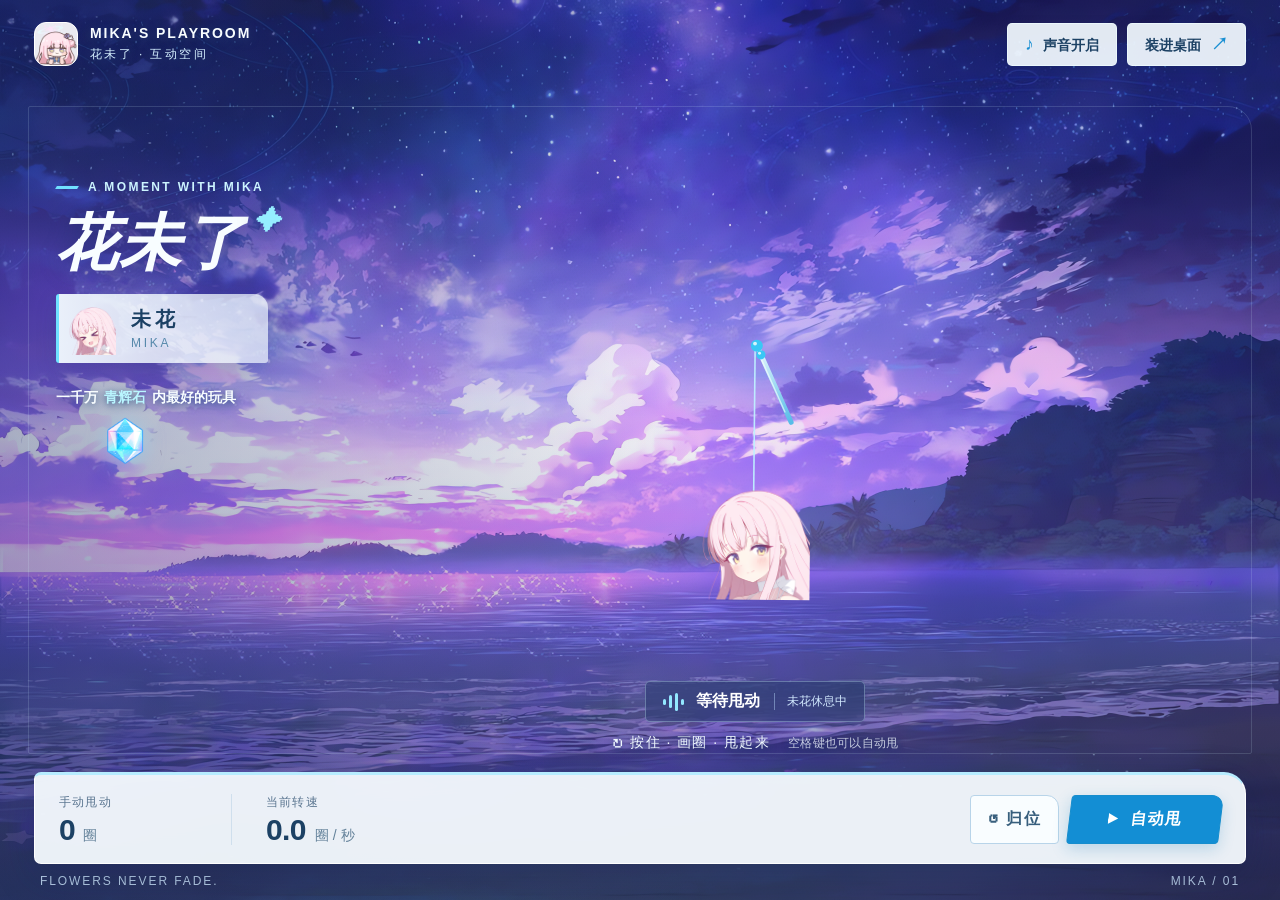
<file: index.html>
<!DOCTYPE html>
<html lang="zh-CN">
<head>
  <meta charset="UTF-8">
  <meta name="viewport" content="width=device-width, initial-scale=1, viewport-fit=cover">
  <meta name="theme-color" content="#83d8ff">
  <meta name="description" content="花未了 · 未花互动小玩具。按住画圈甩动未花，切换表情、随机播放语音，让花语飘进星海。">
  <meta name="application-name" content="花未了">
  <meta name="apple-mobile-web-app-title" content="花未了">
  <meta name="apple-mobile-web-app-capable" content="yes">
  <meta name="apple-mobile-web-app-status-bar-style" content="default">
  <title>花未了 · 未花的星海小憩</title>
  <link rel="icon" href="./assets/icons/favicon.ico" sizes="any">
  <link rel="icon" type="image/png" href="./assets/image/图标.png">
  <link rel="apple-touch-icon" href="./assets/icons/apple-touch-icon.png">
  <link rel="manifest" href="./manifest.webmanifest">
  <link rel="stylesheet" href="./assets/css/site.css">
  <link rel="preload" as="image" href="./assets/image/主背景.png">
  <script defer src="./assets/js/config.js"></script>
  <script defer src="./assets/js/app.js"></script>
</head>
<body class="home-page">
  <div class="scene-background" aria-hidden="true"></div>
  <div class="scene-tint" aria-hidden="true"></div>
  <div class="screen-frame" aria-hidden="true"></div>
  <header class="topbar">
    <a class="brand" href="./index.html" aria-label="花未了首页">
      <img src="./assets/image/图标.png" width="44" height="44" alt="">
      <span>MIKA'S PLAYROOM<small>花未了 · 互动空间</small></span>
    </a>
    <div class="topbar-actions">
      <button class="utility-button sound-button" id="soundBtn" type="button" aria-pressed="false">声音开启</button>
      <button class="utility-button install-button" id="installBtn" type="button">装进桌面</button>
    </div>
  </header>
  <main class="playroom" aria-label="未花互动区">
    <section class="masthead">
      <p class="eyebrow"><span></span>A MOMENT WITH MIKA</p>
      <h1>花未了<span class="title-mark" aria-hidden="true">✦</span></h1>
      <div class="character-line">
        <img class="portrait" src="./assets/image/mika2.png" width="920" height="988" alt="开心的未花" draggable="false">
        <div><span class="character-name">未花</span><span class="character-en">MIKA</span></div>
      </div>
      <p class="tagline">一千万<span class="pyroxene-word">青辉石<img src="./assets/image/青辉石.png" width="48" height="48" alt="青辉石" draggable="false"></span>内最好的玩具</p>
    </section>
    <canvas id="cv" aria-label="按住画布画圈甩动未花，也可以使用下方的自动甩按钮"></canvas>
    <div class="voice-panel" role="status" aria-live="polite" aria-atomic="true">
      <span class="voice-bars" aria-hidden="true"><i></i><i></i><i></i><i></i></span>
      <span id="voiceLabel">等待甩动</span>
      <span class="play-state" id="playState">未花休息中</span>
    </div>
    <p class="hint" id="hint"><span class="gesture-icon" aria-hidden="true">↻</span>按住 · 画圈 · 甩起来 <span class="keyboard-hint">空格键也可以自动甩</span></p>
    <button class="unlock" id="unlock" type="button" hidden>点一下开声 <span aria-hidden="true">♪</span></button>
  </main>
  <footer class="control-dock">
    <div class="stats" id="stats" hidden>
      <span class="metric-label">手动甩动</span>
      <span class="mine" id="stMineWrap"><b id="stMine">0</b><span>圈</span></span>
    </div>
    <div class="meter"><span class="metric-label">当前转速</span><b id="rps">0.0</b><span class="metric-unit">圈 / 秒</span></div>
    <div class="dock-actions">
      <button class="action-button reset-button" id="resetBtn" type="button">归位</button>
      <button class="action-button motion-button" id="motionBtn" type="button" aria-pressed="false" style="display:none">甩手机</button>
      <button class="action-button auto-button" id="autoBtn" type="button" aria-pressed="false" aria-keyshortcuts="Space">自动甩</button>
    </div>
  </footer>
  <div class="bottom-note" aria-hidden="true"><span>FLOWERS NEVER FADE.</span><span>MIKA / 01</span></div>
  <noscript><div class="noscript-message">请开启 JavaScript 后与未花互动。</div></noscript>
</body>
</html>
</file>
<file: assets/css/site.css>
/* 花未了：首页 / 404 共用主题 */
:root {
  color-scheme:light;
  --blue:#188ed2;
  --cyan:#6fe2ff;
  --ink:#1c4164;
  --muted:#627b93;
  --white:#f8fdff;
  --font:"Segoe UI","Microsoft YaHei","PingFang SC",sans-serif
}
* {
  box-sizing:border-box
}
[hidden] {
  display:none!important
}
html,body {
  margin:0;
  width:100%;
  min-height:100%
}
body {
  background:#233576;
  color:var(--white);
  font-family:var(--font);
  -webkit-tap-highlight-color:transparent;
  overscroll-behavior:none
}
button,a {
  touch-action:manipulation
}
button {
  font:inherit;
  cursor:pointer
}
button:focus-visible,a:focus-visible {
  outline:3px solid #80e8ff;
  outline-offset:5px
}
button:disabled {
  cursor:wait;
  opacity:.6
}
a {
  color:inherit;
  text-decoration:none
}
button,p,h1 {
  margin:0
}
.home-page {
  height:100vh;
  height:100dvh;
  overflow:hidden;
  user-select:none;
  -webkit-user-select:none
}
.scene-background,.scene-tint,.screen-frame {
  position:fixed;
  inset:0;
  pointer-events:none
}
.scene-background {
  z-index:0;
  background:#233576 url("../image/主背景.png") center 56%/cover no-repeat
}
.scene-tint {
  z-index:1;
  background:linear-gradient(90deg,rgba(20,39,96,.34),transparent 55%),linear-gradient(180deg,rgba(14,35,79,.18),transparent 35%,rgba(19,36,80,.25))
}
.screen-frame {
  z-index:2;
  inset:106px 28px 146px;
  border:1px solid rgba(214,244,255,.15);
  border-radius:2px 24px 2px 2px
}
.topbar {
  position:fixed;
  z-index:5;
  top:max(22px,env(safe-area-inset-top));
  left:max(34px,env(safe-area-inset-left));
  right:max(34px,env(safe-area-inset-right));
  display:flex;
  align-items:center;
  justify-content:space-between;
  gap:20px
}
.brand {
  display:flex;
  gap:12px;
  align-items:center
}
.brand img {
  width:44px;
  height:44px;
  object-fit:contain;
  border-radius:12px;
  background:rgba(255,255,255,.91);
  border:1px solid white
}
.brand>span {
  font-size:14px;
  font-weight:800;
  letter-spacing:.14em;
  text-shadow:0 2px 10px #243a70
}
.brand small {
  display:block;
  font-size:12px;
  letter-spacing:.2em;
  font-weight:500;
  margin-top:5px;
  color:#d5f0ff
}
.topbar-actions {
  display:flex;
  gap:10px
}
.utility-button {
  min-height:42px;
  border:1px solid rgba(239,252,255,.75);
  border-radius:5px;
  background:rgba(243,251,255,.92);
  color:var(--ink);
  padding:9px 17px;
  font-size:14px;
  font-weight:650;
  box-shadow:0 4px 14px rgba(19,48,94,.12)
}
.utility-button:hover {
  background:#fff;
  color:#0088ca;
  transform:translateY(-1px)
}
.sound-button::before {
  content:"♪";
  color:var(--blue);
  margin-right:9px;
  font-size:18px
}
.sound-button[aria-pressed="true"] {
  background:rgba(27,55,97,.85);
  color:#e2f4ff
}
.install-button::after {
  content:"↗";
  font-size:17px;
  margin-left:10px;
  color:var(--blue)
}
.masthead {
  position:fixed;
  z-index:3;
  top:clamp(134px,20vh,192px);
  left:max(56px,env(safe-area-inset-left));
  width:285px;
  pointer-events:none
}
.eyebrow {
  font-size:12px;
  font-weight:700;
  letter-spacing:.2em;
  color:#ccf4ff;
  display:flex;
  align-items:center;
  gap:10px
}
.eyebrow>span {
  width:22px;
  height:3px;
  background:#71e0ff;
  transform:skewX(-30deg)
}
.masthead h1 {
  font-size:clamp(48px,4.8vw,72px);
  font-weight:850;
  line-height:1.2;
  letter-spacing:.04em;
  margin:12px 0 14px;
  font-style:italic;
  text-shadow:0 4px 22px rgba(15,40,87,.4);
  position:relative
}
.title-mark {
  font-size:26px;
  vertical-align:top;
  margin-left:8px;
  color:#95eeff
}
.character-line {
  display:flex;
  align-items:center;
  gap:15px;
  width:212px;
  padding:8px 12px 8px 8px;
  border-left:3px solid var(--cyan);
  background:linear-gradient(90deg,rgba(243,251,255,.94),rgba(243,251,255,.68));
  color:var(--ink);
  border-radius:3px 14px 3px 3px;
  box-shadow:0 7px 22px rgba(14,38,85,.13)
}
.portrait {
  display:block;
  width:49px;
  height:53px;
  object-fit:contain
}
.character-name {
  font-size:20px;
  font-weight:750;
  letter-spacing:.18em
}
.character-en {
  display:block;
  font-size:12px;
  color:#5588aa;
  letter-spacing:.23em;
  margin-top:3px
}
.tagline {
  display:flex;
  align-items:flex-start;
  font-size:14px;
  font-weight:600;
  line-height:1.7;
  margin-top:23px;
  white-space:nowrap;
  text-shadow:0 2px 8px #264c81
}
.pyroxene-word {
  display:inline-flex;
  flex-direction:column;
  align-items:center;
  color:#baf6ff;
  margin:0 3px
}
.pyroxene-word img {
  width:48px;
  height:48px;
  object-fit:contain;
  margin-top:7px;
  filter:drop-shadow(0 3px 10px rgba(129,220,255,.5))
}
#cv {
  position:fixed;
  inset:0;
  z-index:2;
  display:block;
  touch-action:none;
  cursor:grab
}
#cv.holding {
  cursor:grabbing
}
.voice-panel {
  position:fixed;
  z-index:3;
  bottom:calc(178px + env(safe-area-inset-bottom));
  left:59%;
  transform:translateX(-50%);
  display:flex;
  align-items:center;
  gap:10px;
  padding:9px 17px;
  max-width:calc(100vw - 32px);
  color:white;
  font-size:16px;
  font-weight:650;
  white-space:nowrap;
  pointer-events:none;
  border-radius:5px;
  background:rgba(29,52,102,.45);
  border:1px solid rgba(205,242,255,.32);
  backdrop-filter:blur(12px)
}
.voice-bars {
  display:flex;
  align-items:center;
  gap:3px;
  width:23px;
  height:20px
}
.voice-bars i {
  display:block;
  height:6px;
  width:3px;
  background:#93e8ff;
  border-radius:2px
}
.voice-bars i:nth-child(2) {
  height:13px
}
.voice-bars i:nth-child(3) {
  height:18px
}
.is-playing .voice-bars i {
  animation:voice 600ms ease-in-out infinite alternate
}
.is-playing .voice-bars i:nth-child(2) {
  animation-delay:-200ms
}
.is-playing .voice-bars i:nth-child(3) {
  animation-delay:-400ms
}
.play-state {
  font-size:12px;
  font-weight:500;
  padding-left:12px;
  margin-left:4px;
  border-left:1px solid #bbddff70;
  color:#d3eaff
}
.hint {
  position:fixed;
  z-index:3;
  bottom:calc(145px + env(safe-area-inset-bottom));
  left:59%;
  transform:translateX(-50%);
  color:#f0f9ff;
  font-size:14px;
  letter-spacing:.1em;
  white-space:nowrap;
  pointer-events:none;
  transition:opacity .6s;
  text-shadow:0 2px 8px #163465
}
.hint.gone {
  opacity:0
}
.gesture-icon {
  display:inline-block;
  font-size:23px;
  vertical-align:-2px;
  margin-right:5px
}
.keyboard-hint {
  opacity:.76;
  font-size:12px;
  margin-left:13px;
  letter-spacing:.02em
}
.unlock {
  position:fixed;
  z-index:6;
  left:59%;
  top:26%;
  transform:translateX(-50%);
  padding:12px 22px;
  font-size:15px;
  color:var(--ink);
  background:#eafaff;
  border:1px solid #91e8ff;
  border-radius:6px;
  box-shadow:0 6px 26px #1b66995c;
  transition:opacity .4s
}
.unlock span {
  margin-left:9px;
  color:#089bd5
}
.unlock.gone {
  opacity:0;
  pointer-events:none
}
.control-dock {
  position:fixed;
  z-index:5;
  left:max(34px,env(safe-area-inset-left));
  right:max(34px,env(safe-area-inset-right));
  bottom:calc(36px + env(safe-area-inset-bottom));
  min-height:92px;
  display:flex;
  align-items:center;
  gap:36px;
  background:rgba(247,252,255,.94);
  color:var(--ink);
  border:1px solid rgba(255,255,255,.92);
  border-top:3px solid #b6ecff;
  border-radius:7px 22px 7px 7px;
  padding:16px 24px;
  box-shadow:0 12px 38px rgba(16,36,79,.28);
  backdrop-filter:blur(18px)
}
.stats {
  min-width:136px
}
.metric-label {
  display:block;
  color:#5b7690;
  font-size:12px;
  letter-spacing:.1em;
  margin-bottom:4px
}
.mine {
  display:inline-flex;
  gap:8px;
  align-items:baseline;
  transform-origin:left center;
  transition:color .3s
}
.mine b,.meter b {
  font-size:30px;
  font-variant-numeric:tabular-nums;
  font-weight:750;
  line-height:1;
  letter-spacing:-.02em
}
.mine>span,.metric-unit {
  font-size:14px;
  color:#64829a
}
.mine.hot {
  color:#058dcd
}
.mine.minepop {
  animation:count-pop .4s ease-out
}
.meter {
  border-left:1px solid #cfdfed;
  padding-left:34px;
  min-width:165px
}
.metric-unit {
  margin-left:9px
}
.dock-actions {
  display:flex;
  margin-left:auto;
  align-items:center;
  gap:10px
}
.action-button {
  border:1px solid #b8d4e9;
  background:#f9fdff;
  color:#385f7d;
  padding:13px 23px;
  min-height:48px;
  font-size:16px;
  font-weight:750;
  letter-spacing:.08em;
  border-radius:4px 12px 4px 4px;
  transition:transform .2s,background .2s,box-shadow .2s
}
.action-button:hover {
  transform:translateY(-2px);
  box-shadow:0 5px 13px #3982ac26
}
.reset-button {
  padding:13px 17px
}
.reset-button::before {
  content:"↺";
  font-size:20px;
  margin-right:7px;
  line-height:.7
}
.auto-button {
  min-width:152px;
  background:#138ed4;
  border-color:#168dcd;
  color:white;
  box-shadow:0 5px 15px #167db43b;
  transform:skewX(-7deg)
}
.auto-button::before {
  content:"";
  display:inline-block;
  width:10px;
  height:11px;
  background:currentColor;
  clip-path:polygon(0 0,100% 50%,0 100%);
  margin-right:12px
}
.auto-button:hover {
  background:#067fbe;
  transform:skewX(-7deg) translateY(-2px)
}
.auto-button.on {
  background:#234d73;
  border-color:#234d73
}
.auto-button.on::before {
  clip-path:polygon(0 0,35% 0,35% 100%,0 100%,0 0,65% 0,100% 0,100% 100%,65% 100%,65% 0)
}
.motion-button.on {
  background:#dcf5ff;
  border-color:#66c5ef
}
.bottom-note {
  position:fixed;
  z-index:3;
  left:40px;
  right:40px;
  bottom:calc(12px + env(safe-area-inset-bottom));
  display:flex;
  justify-content:space-between;
  font-size:12px;
  letter-spacing:.16em;
  color:#d2eaff;
  opacity:.85;
  pointer-events:none
}
.installtip {
  position:fixed;
  z-index:9;
  right:34px;
  top:83px;
  max-width:min(420px,calc(100vw - 32px));
  padding:22px;
  background:#f5fcff;
  border:1px solid #8cd8fa;
  color:#294c70;
  line-height:2;
  font-size:14px;
  border-radius:8px;
  box-shadow:0 15px 50px #163e6966;
  cursor:pointer;
  transition:opacity .4s
}
.installtip.gone {
  opacity:0;
  pointer-events:none
}
.noscript-message {
  position:fixed;
  z-index:10;
  inset:40% 15% auto;
  padding:24px;
  text-align:center;
  background:#f0fbff;
  color:#254c6c;
  border-radius:8px;
  font-size:16px
}
@keyframes voice {
  to {
    transform:scaleY(.35)
  }
}
@keyframes count-pop {
  35% {
    transform:scale(1.12)
  }
}
@media(max-width:900px) {
  .masthead {
    left:34px;
    width:246px;
    top:126px
  }
  .masthead h1 {
    font-size:50px
  }
  .voice-panel,.hint,.unlock {
    left:50%
  }
  .control-dock {
    gap:20px;
    padding:16px 20px
  }
  .stats {
    min-width:82px
  }
  .meter {
    padding-left:18px;
    min-width:110px
  }
  .action-button {
    padding:13px 15px
  }
  .auto-button {
    min-width:132px
  }
}
@media(max-width:640px) {
  .topbar {
    top:max(16px,env(safe-area-inset-top));
    left:18px;
    right:18px;
    gap:10px
  }
  .brand {
    gap:8px
  }
  .brand img {
    width:38px;
    height:38px;
    border-radius:9px
  }
  .brand>span {
    font-size:0;
    letter-spacing:.06em
  }
  .brand small {
    font-size:12px;
    letter-spacing:.05em;
    margin-top:3px
  }
  .topbar-actions {
    gap:6px
  }
  .utility-button {
    padding:9px 10px;
    min-height:40px;
    font-size:14px;
    white-space:nowrap
  }
  .sound-button::before {
    margin-right:4px
  }
  .install-button::after {
    display:none
  }
  .screen-frame {
    inset:80px 12px 168px
  }
  .masthead {
    left:26px;
    top:101px;
    width:248px
  }
  .eyebrow {
    font-size:12px;
    letter-spacing:.14em;
    gap:8px
  }
  .eyebrow>span {
    width:15px
  }
  .masthead h1 {
    font-size:42px;
    margin:8px 0 10px
  }
  .title-mark {
    font-size:20px
  }
  .character-line {
    position:absolute;
    top:27px;
    left:171px;
    width:48px;
    padding:3px;
    border-left-width:2px;
    gap:0
  }
  .character-line>div {
    display:none
  }
  .portrait {
    width:39px;
    height:44px
  }
  .tagline {
    font-size:13px;
    margin-top:8px
  }
  .pyroxene-word img {
    width:32px;
    height:32px;
    margin-top:3px
  }
  .voice-panel {
    bottom:calc(202px + env(safe-area-inset-bottom));
    font-size:14px;
    padding:8px 12px;
    gap:8px
  }
  .play-state {
    display:none
  }
  .hint {
    bottom:calc(173px + env(safe-area-inset-bottom));
    font-size:13px;
    letter-spacing:.08em
  }
  .keyboard-hint {
    display:none
  }
  .unlock {
    top:31%;
    font-size:14px;
    padding:10px 18px
  }
  .control-dock {
    left:16px;
    right:16px;
    bottom:calc(26px + env(safe-area-inset-bottom));
    min-height:128px;
    display:grid;
    grid-template-columns:1fr 1fr;
    gap:11px 16px;
    padding:12px 16px 14px;
    border-radius:6px 18px 6px 6px
  }
  .metric-label {
    font-size:12px;
    margin-bottom:5px
  }
  .mine b,.meter b {
    font-size:25px
  }
  .mine>span,.metric-unit {
    font-size:12px
  }
  .stats {
    min-width:0
  }
  .meter {
    min-width:0;
    padding-left:20px
  }
  .dock-actions {
    grid-column:1/-1;
    width:100%;
    margin:0;
    gap:9px
  }
  .action-button {
    min-height:42px;
    font-size:14px;
    padding:10px 14px
  }
  .auto-button {
    margin-left:auto;
    flex:1;
    min-width:110px
  }
  .reset-button::before {
    font-size:18px;
    margin-right:5px
  }
  .bottom-note {
    left:21px;
    right:21px;
    bottom:calc(7px + env(safe-area-inset-bottom));
    font-size:12px;
    letter-spacing:.08em
  }
  .installtip {
    right:16px;
    top:73px
  }
}
@media(max-width:370px) {
  .brand>span {
    display:none
  }
  .utility-button {
    padding:9px 8px
  }
  .masthead {
    top:96px;
    left:22px
  }
}
@media(max-height:560px) and (min-width:641px) {
  .topbar {
    top:12px
  }
  .brand img {
    width:36px;
    height:36px
  }
  .screen-frame {
    inset:72px 18px 112px
  }
  .masthead {
    top:95px;
    left:32px;
    width:225px
  }
  .masthead h1 {
    font-size:40px;
    margin:7px 0
  }
  .character-line {
    width:155px;
    padding:4px 8px
  }
  .portrait {
    width:31px;
    height:34px
  }
  .character-name {
    font-size:16px
  }
  .character-en {
    font-size:12px
  }
  .tagline {
    margin-top:10px;
    font-size:12px
  }
  .pyroxene-word img {
    width:27px;
    height:27px
  }
  .control-dock {
    bottom:26px;
    min-height:72px;
    padding:10px 18px
  }
  .voice-panel {
    bottom:116px
  }
  .hint {
    display:none
  }
  .bottom-note {
    bottom:7px
  }
}
@media(prefers-reduced-motion:reduce) {
  *,*::before,*::after {
    animation:none!important;
    transition:none!important
  }
}
/* 404：保留用户标题，与首页共用蓝白 UI。 */
.error-page {
  min-height:100vh;
  min-height:100dvh;
  overflow-x:hidden
}
.error-page .scene-background {
  background-image:url("../image/404页面.png");
  background-position:center
}
.error-page .scene-tint {
  background:linear-gradient(90deg,rgba(4,35,79,.27),transparent 80%)
}
.error-layout {
  position:relative;
  z-index:3;
  min-height:100vh;
  min-height:100dvh;
  display:flex;
  align-items:center;
  padding:120px 8vw 80px
}
.error-card {
  width:440px;
  max-width:100%;
  padding:32px 38px 38px;
  color:var(--ink);
  background:rgba(246,252,255,.93);
  backdrop-filter:blur(18px);
  border:1px solid #d9f7ff;
  border-top:4px solid #66d5ff;
  border-radius:6px 28px 6px 6px;
  box-shadow:0 18px 65px #0a386855
}
.error-code {
  font-size:clamp(88px,10vw,124px);
  line-height:1.12;
  letter-spacing:-.06em;
  font-weight:850;
  font-style:italic;
  color:#1ba5e6;
  text-shadow:4px 4px 0 #c9eeff
}
.error-card .eyebrow {
  color:#5c8aaa;
  letter-spacing:.16em;
  margin:6px 0 25px
}
.error-card h1 {
  font-size:27px;
  letter-spacing:.04em;
  line-height:1.5
}
.error-description {
  color:#617e96;
  font-size:16px;
  line-height:1.8;
  margin:11px 0 27px
}
.back-button {
  display:inline-flex;
  align-items:center;
  justify-content:center;
  gap:17px;
  min-height:48px;
  padding:13px 21px;
  background:#138ed4;
  color:white;
  border-radius:4px 12px 4px 4px;
  font-size:16px;
  font-weight:650;
  box-shadow:0 5px 15px #1a86b635
}
.back-button:hover {
  background:#007dbd;
  transform:translateY(-1px)
}
.error-footer {
  position:fixed;
  z-index:3;
  bottom:max(24px,env(safe-area-inset-bottom));
  left:8vw;
  color:#d4efff;
  font-size:12px;
  letter-spacing:.16em
}
@media(max-width:640px) {
  .error-page .scene-background {
    background-position:59% center
  }
  .error-layout {
    padding:105px 22px 72px;
    align-items:center
  }
  .error-card {
    padding:25px 26px 30px
  }
  .error-card h1 {
    font-size:24px
  }
  .error-code {
    font-size:90px
  }
  .error-card .eyebrow {
    margin-bottom:19px
  }
  .error-footer {
    left:25px;
    bottom:23px
  }
}
</file>
